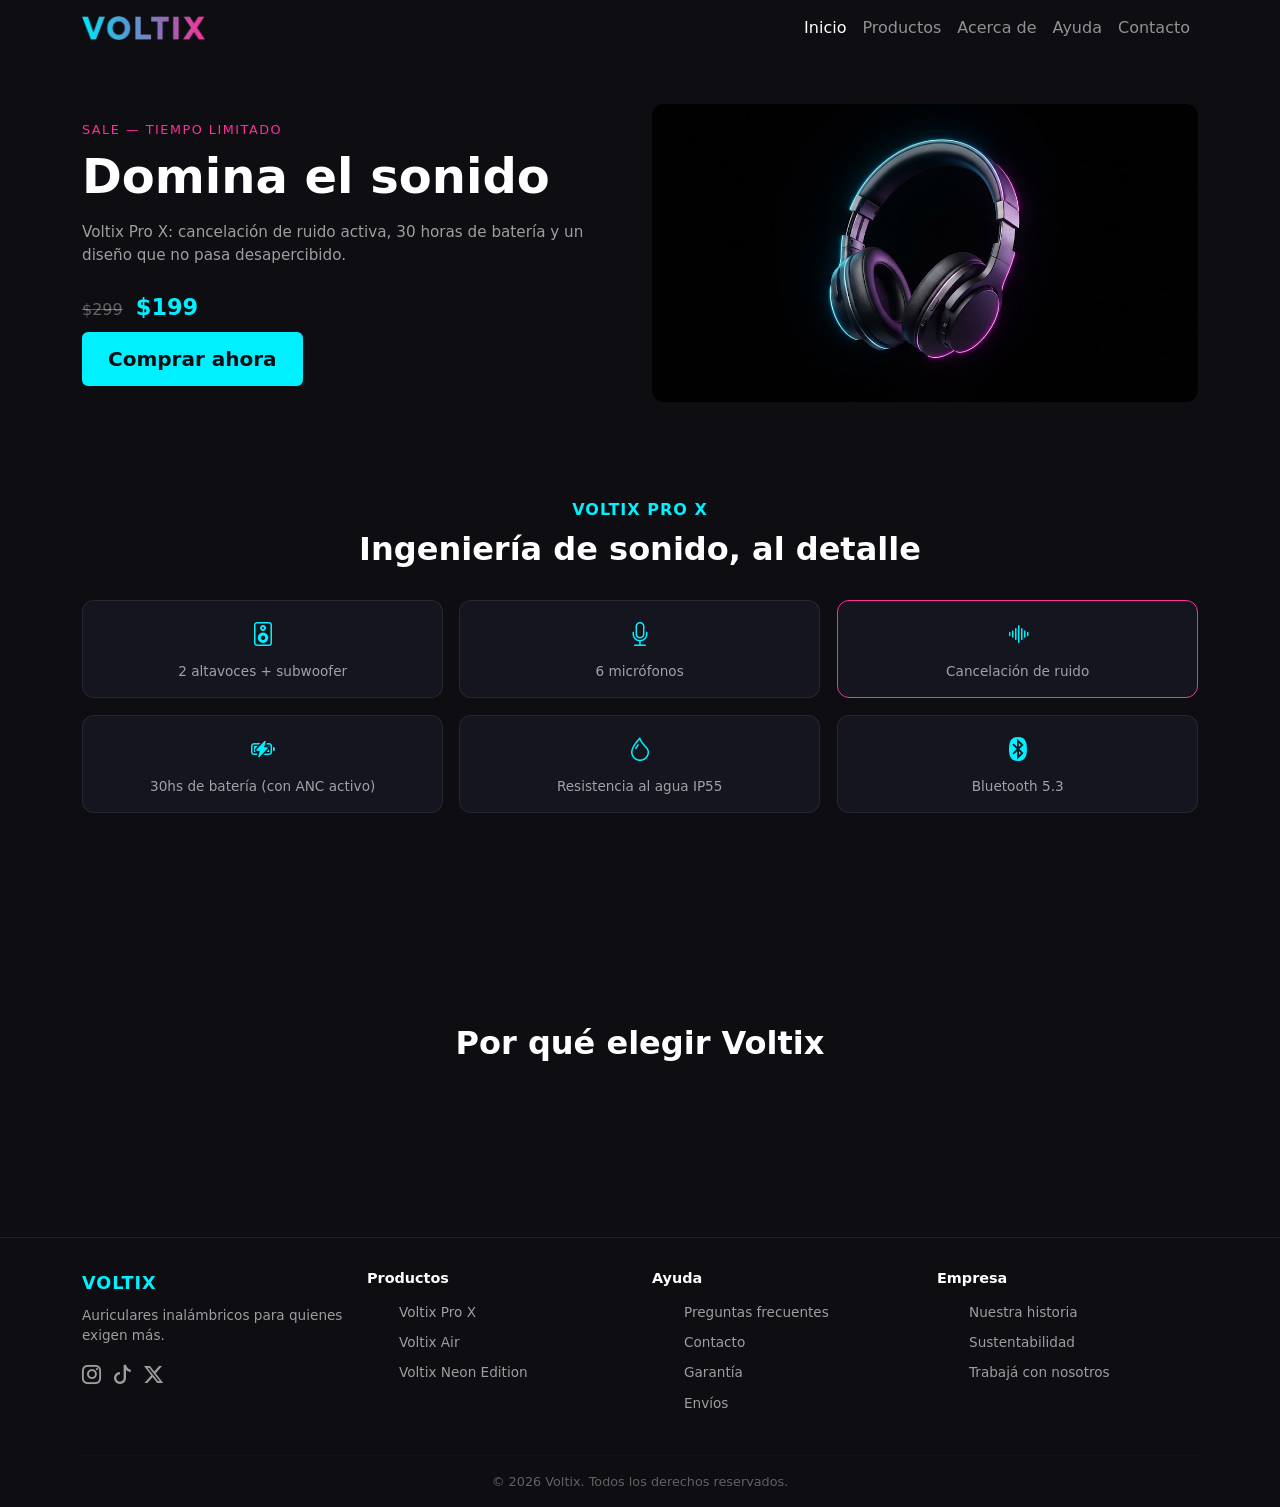
<file: index.html>
<!DOCTYPE html>
<html lang="es">

<head>
    <meta charset="UTF-8">
    <meta name="viewport" content="width=device-width, initial-scale=1.0">
    <!-- Bootstrap CSS -->
    <link href="https://cdn.jsdelivr.net/npm/bootstrap@5.3.8/dist/css/bootstrap.min.css" rel="stylesheet"
        integrity="sha384-sRIl4kxILFvY47J16cr9ZwB07vP4J8+LH7qKQnuqkuIAvNWLzeN8tE5YBujZqJLB" crossorigin="anonymous">

    <!-- Bootstrap Icons -->
    <link rel="stylesheet" href="https://cdn.jsdelivr.net/npm/bootstrap-icons@1.13.1/font/bootstrap-icons.min.css">

    <!-- AOS CSS -->
    <link href="https://unpkg.com/aos@2.3.1/dist/aos.css" rel="stylesheet">

    <!-- SEO -->
    <title>Voltix | Auriculares inalámbricos con cancelación de ruido</title>
    <meta name="description"
        content="Voltix Pro X: auriculares inalámbricos con cancelación de ruido activa, 30 horas de batería y diseño cyberpunk. Oferta por tiempo limitado.">
    <meta name="keywords"
        content="auriculares inalámbricos, cancelación de ruido, Voltix Pro X, bluetooth 5.3, auriculares gamer">

    <!--Google font-->
    <link rel="preconnect" href="https://fonts.googleapis.com">
    <link rel="preconnect" href="https://fonts.gstatic.com" crossorigin>
    <link href="https://fonts.googleapis.com/css2?family=Poppins:wght@400;500;600;700&display=swap" rel="stylesheet">

    <!-- CSS  -->
    <link rel="stylesheet" href="styles/styles.css">
</head>

<body>
    <!-- NAVBAR -->
    <header>
        <nav class="navbar navbar-expand-lg" data-bs-theme="dark">
            <div class="container">
                <a class="navbar-brand" href="index.html"> <img src="assets/img/voltix-logo.png" alt="Voltix"
                        height="24"></a>

                <button class="navbar-toggler" type="button" data-bs-toggle="collapse" data-bs-target="#navMenu"
                    aria-controls="navMenu" aria-expanded="false" aria-label="Abrir menú de navegación">
                    <span class="navbar-toggler-icon"></span>
                </button>

                <div class="collapse navbar-collapse" id="navMenu">
                    <ul class="navbar-nav ms-auto">
                        <li class="nav-item">
                            <a class="nav-link active" aria-current="page" href="index.html">Inicio</a>
                        </li>
                        <li class="nav-item">
                            <a class="nav-link" href="pages/productos.html">Productos</a>
                        </li>
                        <li class="nav-item">
                            <a class="nav-link" href="pages/acerca-de.html">Acerca de</a>
                        </li>
                        <li class="nav-item">
                            <a class="nav-link" href="pages/ayuda.html">Ayuda</a>
                        </li>
                        <li class="nav-item">
                            <a class="nav-link" href="pages/contacto.html">Contacto</a>
                        </li>
                    </ul>
                </div>
            </div>
        </nav>
    </header>


    <main>
        <!-- ===== PORTADA ===== -->
        <section class="portada">
            <div class="container">
                <div class="row align-items-center">
                    <div class="col-lg-6 text-center text-lg-start">
                        <p class="portada__etiqueta">Sale — Tiempo limitado</p>
                        <h1 class="portada__titulo">Domina el sonido</h1>
                        <p class="portada__texto">
                            Voltix Pro X: cancelación de ruido activa, 30 horas de batería y un diseño que no pasa
                            desapercibido.
                        </p>

                        <div class="portada__precio">
                            <span class="portada__precio-anterior">$299</span>
                            <span class="portada__precio-final">$199</span>
                        </div>

                        <a href="pages/productos.html" class="btn btn-neon btn-lg">Comprar ahora</a>
                    </div>

                    <div class="col-lg-6" data-aos="fade-left">
                        <img src="assets/img/Voltix-Pro-X-index.png"
                            alt="Auriculares inalámbricos Voltix Pro X con iluminación neón cian y magenta sobre fondo oscuro"
                            class="portada__imagen img-fluid">
                    </div>
                </div>
            </div>
        </section>

        <!-- ===== ESPECIFICACIONES PRO X ===== -->
        <section class="especificaciones">
            <div class="container">
                <p class="especificaciones__antetitulo">Voltix Pro X</p>
                <h2 class="titulo-seccion">Ingeniería de sonido, al detalle</h2>

                <div class="row g-3">

                    <div class="col-6 col-md-4" data-aos="flip-left">
                        <article class="tarjeta-especificacion">
                            <i class="bi bi-speaker tarjeta-especificacion__icono"></i>
                            <p class="tarjeta-especificacion__texto">2 altavoces + subwoofer</p>
                        </article>
                    </div>

                    <div class="col-6 col-md-4" data-aos="flip-left">
                        <article class="tarjeta-especificacion">
                            <i class="bi bi-mic tarjeta-especificacion__icono"></i>
                            <p class="tarjeta-especificacion__texto">6 micrófonos</p>
                        </article>
                    </div>

                    <div class="col-6 col-md-4" data-aos="flip-left">
                        <article class="tarjeta-especificacion tarjeta-especificacion--acento">
                            <i class="bi bi-soundwave tarjeta-especificacion__icono"></i>
                            <p class="tarjeta-especificacion__texto">Cancelación de ruido</p>
                        </article>
                    </div>

                    <div class="col-6 col-md-4" data-aos="flip-left">
                        <article class="tarjeta-especificacion">
                            <i class="bi bi-battery-charging tarjeta-especificacion__icono"></i>
                            <p class="tarjeta-especificacion__texto">30hs de batería (con ANC activo)</p>
                        </article>
                    </div>

                    <div class="col-6 col-md-4" data-aos="flip-left">
                        <article class="tarjeta-especificacion">
                            <i class="bi bi-droplet tarjeta-especificacion__icono"></i>
                            <p class="tarjeta-especificacion__texto">Resistencia al agua IP55</p>
                        </article>
                    </div>

                    <div class="col-6 col-md-4" data-aos="flip-left">
                        <article class="tarjeta-especificacion">
                            <i class="bi bi-bluetooth tarjeta-especificacion__icono"></i>
                            <p class="tarjeta-especificacion__texto">Bluetooth 5.3</p>
                        </article>
                    </div>

                    <div class="col-6 col-md-4" data-aos="flip-left">
                        <article class="tarjeta-especificacion tarjeta-especificacion--acento">
                            <i class="bi bi-cpu tarjeta-especificacion__icono"></i>
                            <p class="tarjeta-especificacion__texto">Mejora del habla con IA</p>
                        </article>
                    </div>

                    <div class="col-6 col-md-4" data-aos="flip-left">
                        <article class="tarjeta-especificacion">
                            <i class="bi bi-palette tarjeta-especificacion__icono"></i>
                            <p class="tarjeta-especificacion__texto">Disponible en 2 colores</p>
                        </article>
                    </div>

                </div>
            </div>
        </section>


        <!-- ===== POR QUÉ VOLTIX ===== -->
        <section class="caracteristicas">
            <div class="container">
                <h2 class="titulo-seccion">Por qué elegir Voltix</h2>

                <div class="row g-3">

                    <div class="col-6 col-md-3" data-aos="flip-left">
                        <article class="tarjeta-caracteristica">
                            <i class="bi bi-battery-full tarjeta-caracteristica__icono"></i>
                            <h3 class="tarjeta-caracteristica__titulo">Batería de larga duración</h3>
                        </article>
                    </div>

                    <div class="col-6 col-md-3" data-aos="flip-left">
                        <article class="tarjeta-caracteristica">
                            <i class="bi bi-soundwave tarjeta-caracteristica__icono"></i>
                            <h3 class="tarjeta-caracteristica__titulo">Cancelación de ruido</h3>
                        </article>
                    </div>

                    <div class="col-6 col-md-3" data-aos="flip-left">
                        <article class="tarjeta-caracteristica tarjeta-caracteristica--acento">
                            <i class="bi bi-lightning-charge-fill tarjeta-caracteristica__icono"></i>
                            <h3 class="tarjeta-caracteristica__titulo">Modo turbo</h3>
                        </article>
                    </div>

                    <div class="col-6 col-md-3" data-aos="flip-left">
                        <article class="tarjeta-caracteristica">
                            <i class="bi bi-bluetooth tarjeta-caracteristica__icono"></i>
                            <h3 class="tarjeta-caracteristica__titulo">Bluetooth 5.3</h3>
                        </article>
                    </div>

                </div>
            </div>
        </section>

    </main>
    <!-- ===== FOOTER ===== -->
    <footer class="pie-pagina">
        <div class="container">
            <div class="row g-4">

                <div class="col-md-3">
                    <p class="pie-pagina__marca">VOLTIX</p>
                    <p class="pie-pagina__texto">Auriculares inalámbricos para quienes exigen más.</p>
                    <div class="pie-pagina__redes">
                        <a href="#"><i class="bi bi-instagram"></i></a>
                        <a href="#"><i class="bi bi-tiktok"></i></a>
                        <a href="#"><i class="bi bi-twitter-x"></i></a>
                    </div>
                </div>

                <div class="col-md-3">
                    <h3 class="pie-pagina__titulo">Productos</h3>
                    <ul class="pie-pagina__enlaces">
                        <li><a href="pages/productos.html">Voltix Pro X</a></li>
                        <li><a href="pages/productos.html">Voltix Air</a></li>
                        <li><a href="pages/productos.html">Voltix Neon Edition</a></li>
                    </ul>
                </div>

                <div class="col-md-3">
                    <h3 class="pie-pagina__titulo">Ayuda</h3>
                    <ul class="pie-pagina__enlaces">
                        <li><a href="pages/ayuda.html">Preguntas frecuentes</a></li>
                        <li><a href="pages/contacto.html">Contacto</a></li>
                        <li><a href="pages/ayuda.html">Garantía</a></li>
                        <li><a href="pages/ayuda.html">Envíos</a></li>
                    </ul>
                </div>

                <div class="col-md-3">
                    <h3 class="pie-pagina__titulo">Empresa</h3>
                    <ul class="pie-pagina__enlaces">
                        <li><a href="pages/acerca-de.html">Nuestra historia</a></li>
                        <li><a href="pages/acerca-de.html">Sustentabilidad</a></li>
                        <li><a href="pages/acerca-de.html">Trabajá con nosotros</a></li>
                    </ul>
                </div>

            </div>

            <hr class="pie-pagina__divisor">
            <p class="pie-pagina__copyright">© 2026 Voltix. Todos los derechos reservados.</p>
        </div>
    </footer>

    <!-- Bootstrap JS -->
    <script src="https://cdn.jsdelivr.net/npm/bootstrap@5.3.8/dist/js/bootstrap.bundle.min.js"
        integrity="sha384-FKyoEForCGlyvwx9Hj09JcYn3nv7wiPVlz7YYwJrWVcXK/BmnVDxM+D2scQbITxI"
        crossorigin="anonymous"></script>
    <!-- AOS JS -->
    <script src="https://unpkg.com/aos@2.3.1/dist/aos.js"></script>
    <script>
        AOS.init();
    </script>
</body>

</html>
</file>
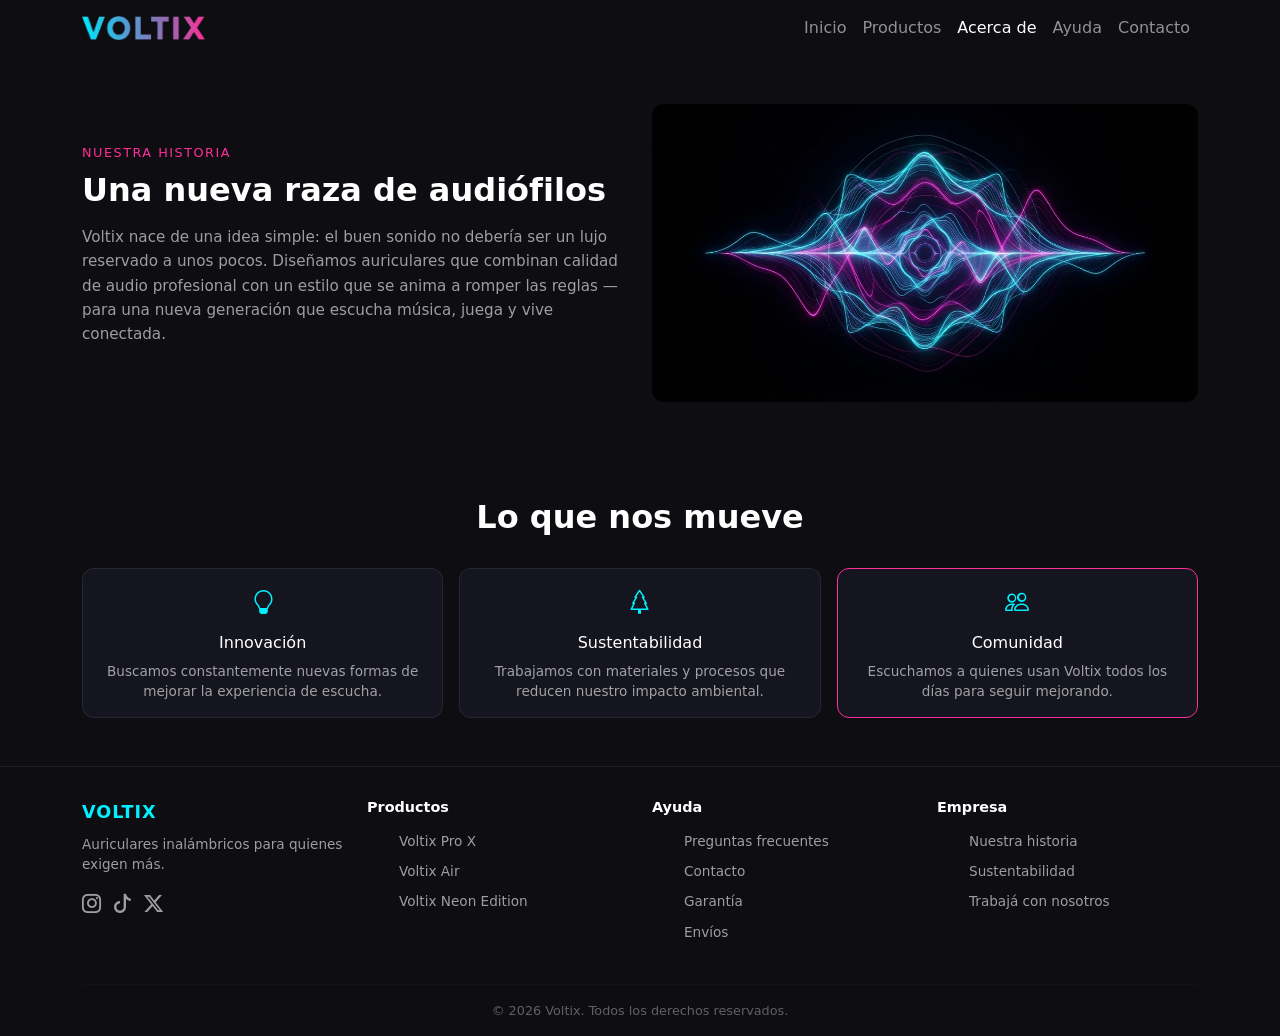
<file: pages/acerca-de.html>
<!DOCTYPE html>
<html lang="es">

<head>
    <meta charset="UTF-8">
    <meta name="viewport" content="width=device-width, initial-scale=1.0">
    <!-- Bootstrap CSS -->
    <link href="https://cdn.jsdelivr.net/npm/bootstrap@5.3.8/dist/css/bootstrap.min.css" rel="stylesheet"
        integrity="sha384-sRIl4kxILFvY47J16cr9ZwB07vP4J8+LH7qKQnuqkuIAvNWLzeN8tE5YBujZqJLB" crossorigin="anonymous">

    <!-- Bootstrap Icons -->
    <link rel="stylesheet" href="https://cdn.jsdelivr.net/npm/bootstrap-icons@1.13.1/font/bootstrap-icons.min.css">

    <!-- AOS CSS -->
    <link href="https://unpkg.com/aos@2.3.1/dist/aos.css" rel="stylesheet">

    <!-- SEO -->
    <title>Voltix | Nuestra historia</title>
    <meta name="description"
        content="Conocé la historia de Voltix, nuestros valores y qué nos impulsa a crear auriculares para la próxima generación.">
    <meta name="keywords" content="historia Voltix, valores de marca, sustentabilidad, innovación, auriculares">

    <!--Google font-->
    <link rel="preconnect" href="https://fonts.googleapis.com">
    <link rel="preconnect" href="https://fonts.gstatic.com" crossorigin>
    <link href="https://fonts.googleapis.com/css2?family=Poppins:wght@400;500;600;700&display=swap" rel="stylesheet">

    <!-- CSS  -->
    <link rel="stylesheet" href="../styles/styles.css">
</head>

<body>

    <!-- ===== HEADER / NAVBAR ===== -->
    <header>
        <nav class="navbar navbar-expand-lg" data-bs-theme="dark">
            <div class="container">
                <a class="navbar-brand" href="../index.html"><img src="../assets/img/voltix-logo.png" alt="Voltix"
                        height="24"></a>

                <button class="navbar-toggler" type="button" data-bs-toggle="collapse" data-bs-target="#navMenu"
                    aria-controls="navMenu" aria-expanded="false" aria-label="Abrir menú de navegación">
                    <span class="navbar-toggler-icon"></span>
                </button>

                <div class="collapse navbar-collapse" id="navMenu">
                    <ul class="navbar-nav ms-auto">
                        <li class="nav-item">
                            <a class="nav-link" href="../index.html">Inicio</a>
                        </li>
                        <li class="nav-item">
                            <a class="nav-link" href="productos.html">Productos</a>
                        </li>
                        <li class="nav-item">
                            <a class="nav-link active" aria-current="page" href="acerca-de.html">Acerca de</a>
                        </li>
                        <li class="nav-item">
                            <a class="nav-link" href="ayuda.html">Ayuda</a>
                        </li>
                        <li class="nav-item">
                            <a class="nav-link" href="contacto.html">Contacto</a>
                        </li>
                    </ul>
                </div>
            </div>
        </nav>
    </header>

    <main>

        <!-- ===== NUESTRA HISTORIA ===== -->
        <section class="historia">
            <div class="container">
                <div class="row align-items-center g-4">
                    <div class="col-lg-6">
                        <p class="historia__antetitulo">Nuestra historia</p>
                        <h1 class="historia__titulo">Una nueva raza de audiófilos</h1>
                        <p class="historia__texto">
                            Voltix nace de una idea simple: el buen sonido no debería ser un lujo reservado a unos
                            pocos.
                            Diseñamos auriculares que combinan calidad de audio profesional con un estilo que se anima a
                            romper las reglas — para una nueva generación que escucha música, juega y vive conectada.
                        </p>
                    </div>
                    <div class="col-lg-6" data-aos="fade-left">
                        <img src="../assets/img/ondas-de-sonido.png"
                            alt="Ondas de sonido abstractas en cian y magenta representando la identidad Voltix"
                            class="historia__imagen img-fluid">
                    </div>
                </div>
            </div>
        </section>

        <!-- ===== NUESTROS VALORES ===== -->
        <section class="valores">
            <div class="container">
                <h2 class="titulo-seccion">Lo que nos mueve</h2>

                <div class="row g-3">

                    <div class="col-md-4" data-aos="fade-up" data-aos-delay="0">
                        <article class="tarjeta-valor">
                            <i class="bi bi-lightbulb tarjeta-valor__icono"></i>
                            <h3 class="tarjeta-valor__titulo">Innovación</h3>
                            <p class="tarjeta-valor__texto">Buscamos constantemente nuevas formas de mejorar la
                                experiencia de escucha.</p>
                        </article>
                    </div>

                    <div class="col-md-4" data-aos="fade-up" data-aos-delay="150">
                        <article class="tarjeta-valor">
                            <i class="bi bi-tree tarjeta-valor__icono"></i>
                            <h3 class="tarjeta-valor__titulo">Sustentabilidad</h3>
                            <p class="tarjeta-valor__texto">Trabajamos con materiales y procesos que reducen nuestro
                                impacto ambiental.</p>
                        </article>
                    </div>

                    <div class="col-md-4" data-aos="fade-up" data-aos-delay="300">
                        <article class="tarjeta-valor tarjeta-valor--acento">
                            <i class="bi bi-people tarjeta-valor__icono"></i>
                            <h3 class="tarjeta-valor__titulo">Comunidad</h3>
                            <p class="tarjeta-valor__texto">Escuchamos a quienes usan Voltix todos los días para seguir
                                mejorando.</p>
                        </article>
                    </div>

                </div>
            </div>
        </section>

    </main>

    <!-- ===== FOOTER ===== -->
    <footer class="pie-pagina">
        <div class="container">
            <div class="row g-4">

                <div class="col-md-3">
                    <p class="pie-pagina__marca">VOLTIX</p>
                    <p class="pie-pagina__texto">Auriculares inalámbricos para quienes exigen más.</p>
                    <div class="pie-pagina__redes">
                        <a href="#"><i class="bi bi-instagram"></i></a>
                        <a href="#"><i class="bi bi-tiktok"></i></a>
                        <a href="#"><i class="bi bi-twitter-x"></i></a>
                    </div>
                </div>

                <div class="col-md-3">
                    <h3 class="pie-pagina__titulo">Productos</h3>
                    <ul class="pie-pagina__enlaces">
                        <li><a href="productos.html">Voltix Pro X</a></li>
                        <li><a href="productos.html">Voltix Air</a></li>
                        <li><a href="productos.html">Voltix Neon Edition</a></li>
                    </ul>
                </div>

                <div class="col-md-3">
                    <h3 class="pie-pagina__titulo">Ayuda</h3>
                    <ul class="pie-pagina__enlaces">
                        <li><a href="ayuda.html">Preguntas frecuentes</a></li>
                        <li><a href="contacto.html">Contacto</a></li>
                        <li><a href="ayuda.html">Garantía</a></li>
                        <li><a href="ayuda.html">Envíos</a></li>
                    </ul>
                </div>

                <div class="col-md-3">
                    <h3 class="pie-pagina__titulo">Empresa</h3>
                    <ul class="pie-pagina__enlaces">
                        <li><a href="acerca-de.html">Nuestra historia</a></li>
                        <li><a href="acerca-de.html">Sustentabilidad</a></li>
                        <li><a href="acerca-de.html">Trabajá con nosotros</a></li>
                    </ul>
                </div>

            </div>

            <hr class="pie-pagina__divisor">
            <p class="pie-pagina__copyright">© 2026 Voltix. Todos los derechos reservados.</p>
        </div>
    </footer>

    <!-- Bootstrap JS -->
    <script src="https://cdn.jsdelivr.net/npm/bootstrap@5.3.8/dist/js/bootstrap.bundle.min.js"
        integrity="sha384-FKyoEForCGlyvwx9Hj09JcYn3nv7wiPVlz7YYwJrWVcXK/BmnVDxM+D2scQbITxI"
        crossorigin="anonymous"></script>

    <!-- AOS JS -->
    <script src="https://unpkg.com/aos@2.3.1/dist/aos.js"></script>
    <script>
        AOS.init();
    </script>
</body>

</html>
</file>
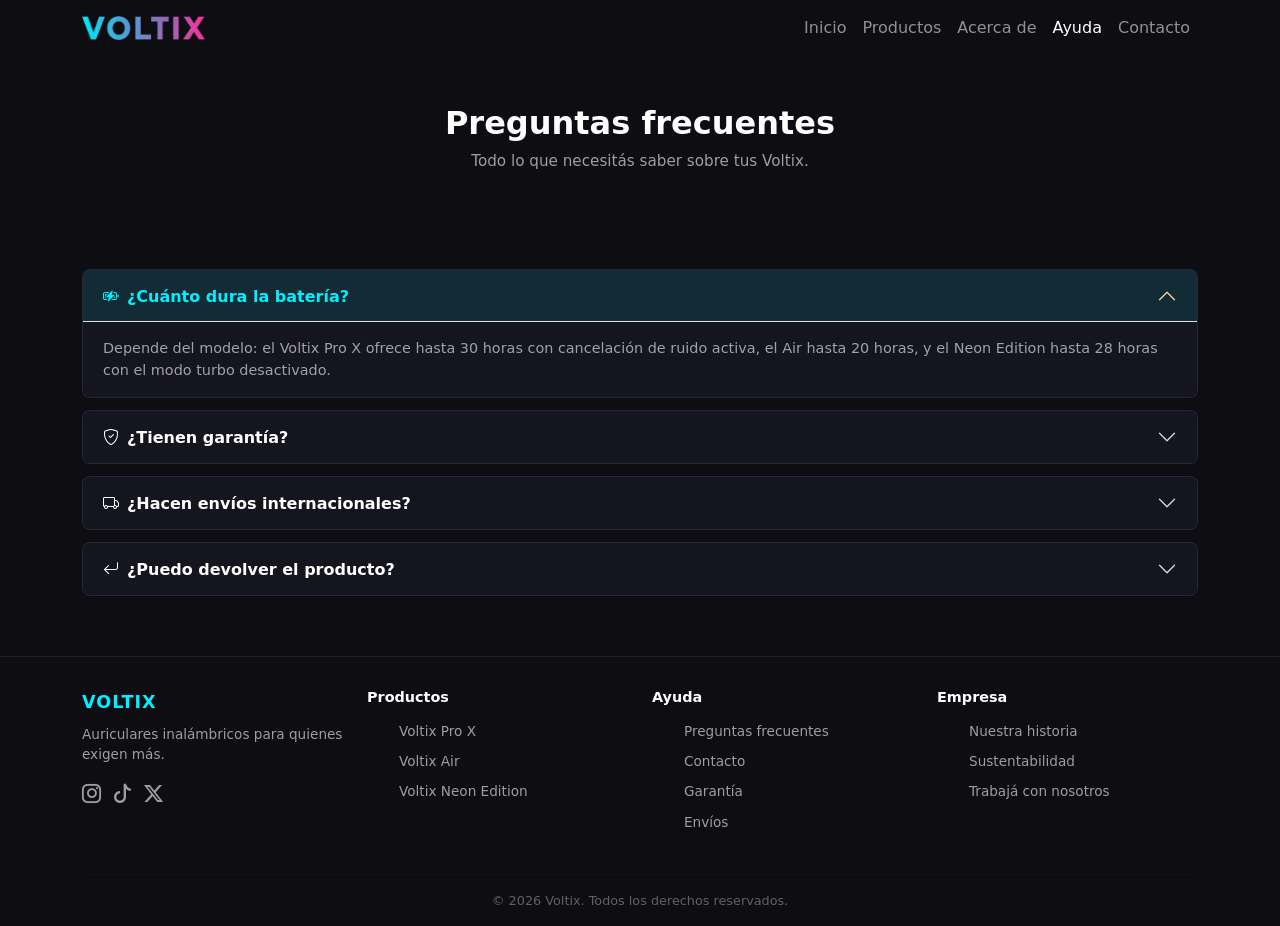
<file: pages/ayuda.html>
<!DOCTYPE html>
<html lang="es">

<head>
    <meta charset="UTF-8">
    <meta name="viewport" content="width=device-width, initial-scale=1.0">
    <!-- Bootstrap CSS -->
    <link href="https://cdn.jsdelivr.net/npm/bootstrap@5.3.8/dist/css/bootstrap.min.css" rel="stylesheet"
        integrity="sha384-sRIl4kxILFvY47J16cr9ZwB07vP4J8+LH7qKQnuqkuIAvNWLzeN8tE5YBujZqJLB" crossorigin="anonymous">

    <!-- Bootstrap Icons -->
    <link rel="stylesheet" href="https://cdn.jsdelivr.net/npm/bootstrap-icons@1.13.1/font/bootstrap-icons.min.css">

    <!-- AOS CSS -->
    <link href="https://unpkg.com/aos@2.3.1/dist/aos.css" rel="stylesheet">

    <!-- SEO -->
    <title>Voltix | Preguntas frecuentes</title>
    <meta name="description"
        content="Respuestas a las preguntas más frecuentes sobre batería, garantía, envíos y devoluciones de los productos Voltix.">
    <meta name="keywords" content="preguntas frecuentes, garantía Voltix, envíos, devoluciones, soporte auriculares">

    <!--Google font-->
    <link rel="preconnect" href="https://fonts.googleapis.com">
    <link rel="preconnect" href="https://fonts.gstatic.com" crossorigin>
    <link href="https://fonts.googleapis.com/css2?family=Poppins:wght@400;500;600;700&display=swap" rel="stylesheet">

    <!-- CSS  -->
    <link rel="stylesheet" href="../styles/styles.css">
</head>

<body>
    <!-- ===== HEADER / NAVBAR ===== -->
    <header>
        <nav class="navbar navbar-expand-lg" data-bs-theme="dark">
            <div class="container">
                <a class="navbar-brand" href="../index.html"><img src="../assets/img/voltix-logo.png" alt="Voltix"
                        height="24"></a>

                <button class="navbar-toggler" type="button" data-bs-toggle="collapse" data-bs-target="#navMenu"
                    aria-controls="navMenu" aria-expanded="false" aria-label="Abrir menú de navegación">
                    <span class="navbar-toggler-icon"></span>
                </button>

                <div class="collapse navbar-collapse" id="navMenu">
                    <ul class="navbar-nav ms-auto">
                        <li class="nav-item">
                            <a class="nav-link" href="../index.html">Inicio</a>
                        </li>
                        <li class="nav-item">
                            <a class="nav-link" href="productos.html">Productos</a>
                        </li>
                        <li class="nav-item">
                            <a class="nav-link" href="acerca-de.html">Acerca de</a>
                        </li>
                        <li class="nav-item">
                            <a class="nav-link active" aria-current="page" href="ayuda.html">Ayuda</a>
                        </li>
                        <li class="nav-item">
                            <a class="nav-link" href="contacto.html">Contacto</a>
                        </li>
                    </ul>
                </div>
            </div>
        </nav>
    </header>

    <main>

        <!-- ===== ENCABEZADO ===== -->
        <section class="encabezado-pagina">
            <div class="container text-center">
                <h1 class="encabezado-pagina__titulo">Preguntas frecuentes</h1>
                <p class="encabezado-pagina__texto">Todo lo que necesitás saber sobre tus Voltix.</p>
            </div>
        </section>

        <!-- ===== ACORDEÓN DE AYUDA ===== -->
        <section class="preguntas-frecuentes">
            <div class="container">
                <div class="accordion" id="faqAccordion">

                    <div class="accordion-item" data-aos="fade-up">
                        <h2 class="accordion-header" id="faqHeadingBattery">
                            <button class="accordion-button" type="button" data-bs-toggle="collapse"
                                data-bs-target="#faqBattery" aria-expanded="true" aria-controls="faqBattery">
                                <i class="bi bi-battery-charging me-2"></i> ¿Cuánto dura la batería?
                            </button>
                        </h2>
                        <div id="faqBattery" class="accordion-collapse collapse show"
                            aria-labelledby="faqHeadingBattery" data-bs-parent="#faqAccordion">
                            <div class="accordion-body">
                                Depende del modelo: el Voltix Pro X ofrece hasta 30 horas con cancelación de ruido
                                activa,
                                el Air hasta 20 horas, y el Neon Edition hasta 28 horas con el modo turbo desactivado.
                            </div>
                        </div>
                    </div>

                    <div class="accordion-item" data-aos="fade-up">
                        <h2 class="accordion-header" id="faqHeadingWarranty">
                            <button class="accordion-button collapsed" type="button" data-bs-toggle="collapse"
                                data-bs-target="#faqWarranty" aria-expanded="false" aria-controls="faqWarranty">
                                <i class="bi bi-shield-check me-2"></i> ¿Tienen garantía?
                            </button>
                        </h2>
                        <div id="faqWarranty" class="accordion-collapse collapse" aria-labelledby="faqHeadingWarranty"
                            data-bs-parent="#faqAccordion">
                            <div class="accordion-body">
                                Sí, todos los modelos Voltix incluyen 12 meses de garantía por defectos de fabricación
                                desde la fecha de compra.
                            </div>
                        </div>
                    </div>

                    <div class="accordion-item" data-aos="fade-up">
                        <h2 class="accordion-header" id="faqHeadingShipping">
                            <button class="accordion-button collapsed" type="button" data-bs-toggle="collapse"
                                data-bs-target="#faqShipping" aria-expanded="false" aria-controls="faqShipping">
                                <i class="bi bi-truck me-2"></i> ¿Hacen envíos internacionales?
                            </button>
                        </h2>
                        <div id="faqShipping" class="accordion-collapse collapse" aria-labelledby="faqHeadingShipping"
                            data-bs-parent="#faqAccordion">
                            <div class="accordion-body">
                                Por el momento realizamos envíos dentro del país. Estamos trabajando para sumar
                                envíos internacionales próximamente.
                            </div>
                        </div>
                    </div>

                    <div class="accordion-item" data-aos="fade-up">
                        <h2 class="accordion-header" id="faqHeadingReturns">
                            <button class="accordion-button collapsed" type="button" data-bs-toggle="collapse"
                                data-bs-target="#faqReturns" aria-expanded="false" aria-controls="faqReturns">
                                <i class="bi bi-arrow-return-left me-2"></i> ¿Puedo devolver el producto?
                            </button>
                        </h2>
                        <div id="faqReturns" class="accordion-collapse collapse" aria-labelledby="faqHeadingReturns"
                            data-bs-parent="#faqAccordion">
                            <div class="accordion-body">
                                Sí, contás con 30 días desde la recepción del pedido para solicitar una devolución,
                                siempre que el producto esté en su empaque original.
                            </div>
                        </div>
                    </div>

                </div>
            </div>
        </section>

    </main>

    <!-- ===== FOOTER ===== -->
    <footer class="pie-pagina">
        <div class="container">
            <div class="row g-4">

                <div class="col-md-3">
                    <p class="pie-pagina__marca">VOLTIX</p>
                    <p class="pie-pagina__texto">Auriculares inalámbricos para quienes exigen más.</p>
                    <div class="pie-pagina__redes">
                        <a href="#"><i class="bi bi-instagram"></i></a>
                        <a href="#"><i class="bi bi-tiktok"></i></a>
                        <a href="#"><i class="bi bi-twitter-x"></i></a>
                    </div>
                </div>

                <div class="col-md-3">
                    <h3 class="pie-pagina__titulo">Productos</h3>
                    <ul class="pie-pagina__enlaces">
                        <li><a href="productos.html">Voltix Pro X</a></li>
                        <li><a href="productos.html">Voltix Air</a></li>
                        <li><a href="productos.html">Voltix Neon Edition</a></li>
                    </ul>
                </div>

                <div class="col-md-3">
                    <h3 class="pie-pagina__titulo">Ayuda</h3>
                    <ul class="pie-pagina__enlaces">
                        <li><a href="ayuda.html">Preguntas frecuentes</a></li>
                        <li><a href="contacto.html">Contacto</a></li>
                        <li><a href="ayuda.html">Garantía</a></li>
                        <li><a href="ayuda.html">Envíos</a></li>
                    </ul>
                </div>

                <div class="col-md-3">
                    <h3 class="pie-pagina__titulo">Empresa</h3>
                    <ul class="pie-pagina__enlaces">
                        <li><a href="acerca-de.html">Nuestra historia</a></li>
                        <li><a href="acerca-de.html">Sustentabilidad</a></li>
                        <li><a href="acerca-de.html">Trabajá con nosotros</a></li>
                    </ul>
                </div>

            </div>

            <hr class="pie-pagina__divisor">
            <p class="pie-pagina__copyright">© 2026 Voltix. Todos los derechos reservados.</p>
        </div>
    </footer>



    <!-- Bootstrap JS -->
    <script src="https://cdn.jsdelivr.net/npm/bootstrap@5.3.8/dist/js/bootstrap.bundle.min.js"
        integrity="sha384-FKyoEForCGlyvwx9Hj09JcYn3nv7wiPVlz7YYwJrWVcXK/BmnVDxM+D2scQbITxI"
        crossorigin="anonymous"></script>

    <!-- AOS JS -->
    <script src="https://unpkg.com/aos@2.3.1/dist/aos.js"></script>
    <script>
        AOS.init();
    </script>
</body>

</html>
</file>
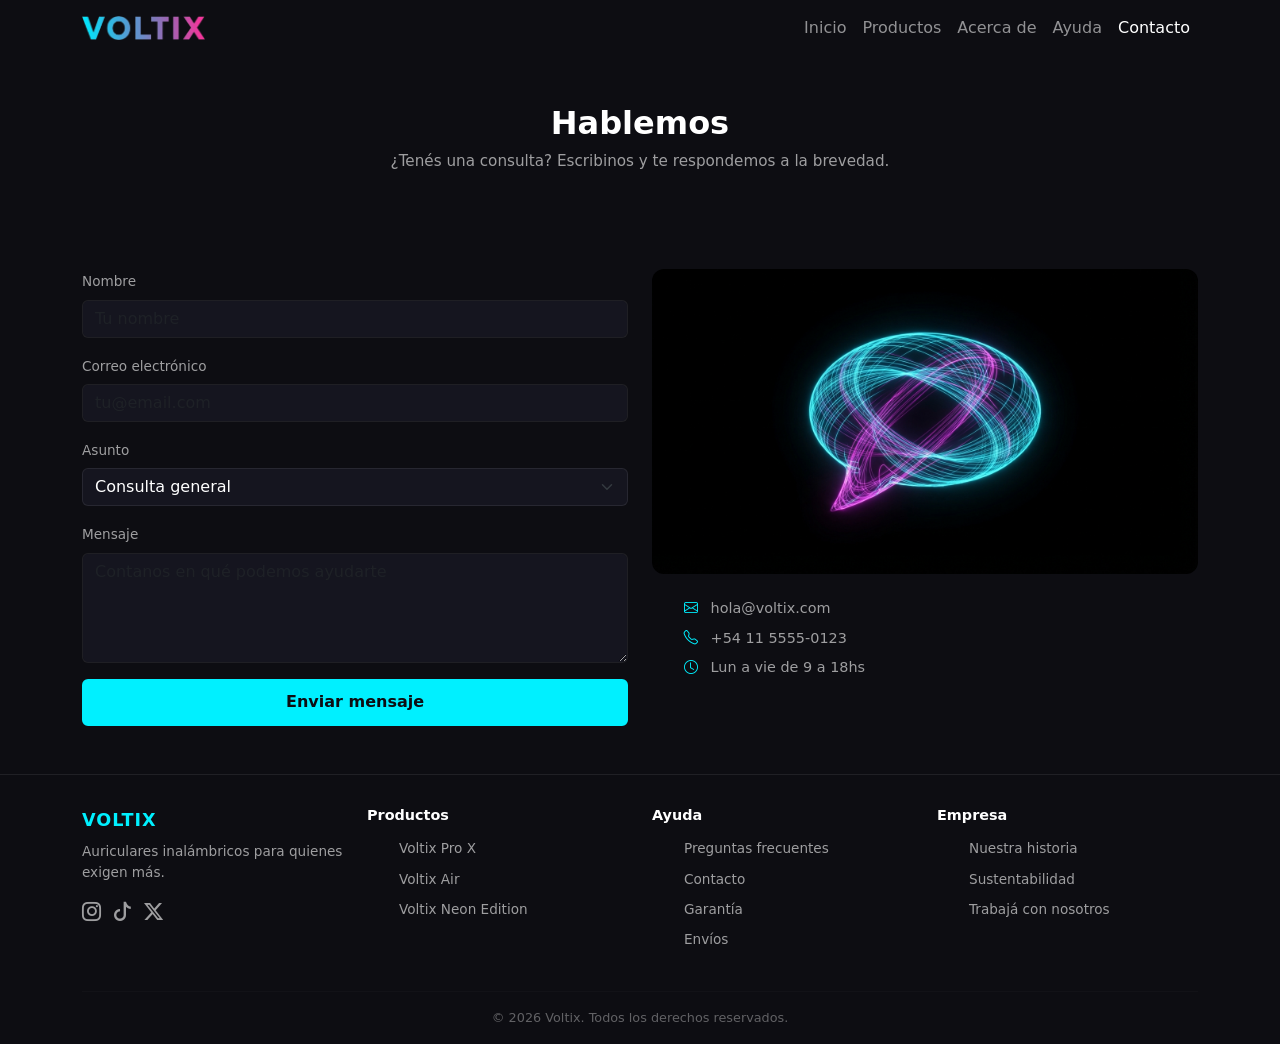
<file: pages/contacto.html>
<!DOCTYPE html>
<html lang="es">

<head>
    <meta charset="UTF-8">
    <meta name="viewport" content="width=device-width, initial-scale=1.0">
    <!-- Bootstrap CSS -->
    <link href="https://cdn.jsdelivr.net/npm/bootstrap@5.3.8/dist/css/bootstrap.min.css" rel="stylesheet"
        integrity="sha384-sRIl4kxILFvY47J16cr9ZwB07vP4J8+LH7qKQnuqkuIAvNWLzeN8tE5YBujZqJLB" crossorigin="anonymous">

    <!-- Bootstrap Icons -->
    <link rel="stylesheet" href="https://cdn.jsdelivr.net/npm/bootstrap-icons@1.13.1/font/bootstrap-icons.min.css">

    <!-- AOS CSS -->
    <link href="https://unpkg.com/aos@2.3.1/dist/aos.css" rel="stylesheet">

    <!-- SEO -->
    <title>Voltix | Contacto</title>
    <meta name="description"
        content="Contactate con el equipo de Voltix para consultas, soporte técnico o información sobre nuestros productos.">
    <meta name="keywords" content="contacto Voltix, soporte técnico, atención al cliente, auriculares">

    <!--Google font-->
    <link rel="preconnect" href="https://fonts.googleapis.com">
    <link rel="preconnect" href="https://fonts.gstatic.com" crossorigin>
    <link href="https://fonts.googleapis.com/css2?family=Poppins:wght@400;500;600;700&display=swap" rel="stylesheet">

    <!-- CSS  -->
    <link rel="stylesheet" href="../styles/styles.css">
</head>

<body>
    <!-- ===== HEADER / NAVBAR ===== -->
    <header>
        <nav class="navbar navbar-expand-lg" data-bs-theme="dark">
            <div class="container">
                <a class="navbar-brand" href="../index.html"><img src="../assets/img/voltix-logo.png" alt="Voltix"
                        height="24"></a>

                <button class="navbar-toggler" type="button" data-bs-toggle="collapse" data-bs-target="#navMenu"
                    aria-controls="navMenu" aria-expanded="false" aria-label="Abrir menú de navegación">
                    <span class="navbar-toggler-icon"></span>
                </button>

                <div class="collapse navbar-collapse" id="navMenu">
                    <ul class="navbar-nav ms-auto">
                        <li class="nav-item">
                            <a class="nav-link" href="../index.html">Inicio</a>
                        </li>
                        <li class="nav-item">
                            <a class="nav-link" href="productos.html">Productos</a>
                        </li>
                        <li class="nav-item">
                            <a class="nav-link" href="acerca-de.html">Acerca de</a>
                        </li>
                        <li class="nav-item">
                            <a class="nav-link" href="ayuda.html">Ayuda</a>
                        </li>
                        <li class="nav-item">
                            <a class="nav-link active" aria-current="page" href="contacto.html">Contacto</a>
                        </li>
                    </ul>
                </div>
            </div>
        </nav>
    </header>

    <main>

        <!-- ===== ENCABEZADO ===== -->
        <section class="encabezado-pagina">
            <div class="container text-center">
                <h1 class="encabezado-pagina__titulo">Hablemos</h1>
                <p class="encabezado-pagina__texto">¿Tenés una consulta? Escribinos y te respondemos a la brevedad.</p>
            </div>
        </section>

        <!-- ===== FORMULARIO + INFO ===== -->
        <section class="contacto-seccion">
            <div class="container">
                <div class="row g-4">

                    <div class="col-lg-6">
                        <form class="contacto__formulario" novalidate data-aos="fade-right">

                            <div class="mb-3">
                                <label for="contactName" class="form-label">Nombre</label>
                                <input type="text" class="form-control" id="contactName" name="name"
                                    placeholder="Tu nombre" required>
                            </div>

                            <div class="mb-3">
                                <label for="contactEmail" class="form-label">Correo electrónico</label>
                                <input type="email" class="form-control" id="contactEmail" name="email"
                                    placeholder="tu@email.com" required>
                            </div>

                            <div class="mb-3">
                                <label for="contactSubject" class="form-label">Asunto</label>
                                <select class="form-select" id="contactSubject" name="subject">
                                    <option selected>Consulta general</option>
                                    <option>Soporte técnico</option>
                                    <option>Garantía</option>
                                    <option>Otro</option>
                                </select>
                            </div>

                            <div class="mb-3">
                                <label for="contactMessage" class="form-label">Mensaje</label>
                                <textarea class="form-control" id="contactMessage" name="message" rows="4"
                                    placeholder="Contanos en qué podemos ayudarte" required></textarea>
                            </div>

                            <button type="submit" class="btn btn-neon w-100">Enviar mensaje</button>
                        </form>
                    </div>

                    <div class="col-lg-6" data-aos="fade-left">
                        <img src="../assets/img/contacto-imagen.png" alt="Ondas de sonido abstractas en cian y magenta"
                            class="contacto__imagen img-fluid">
                        <ul class="contacto__info">
                            <li><i class="bi bi-envelope"></i> hola@voltix.com</li>
                            <li><i class="bi bi-telephone"></i> +54 11 5555-0123</li>
                            <li><i class="bi bi-clock"></i> Lun a vie de 9 a 18hs</li>
                        </ul>
                    </div>


                </div>

            </div>
            </div>
        </section>

    </main>

    <!-- ===== FOOTER ===== -->
    <footer class="pie-pagina">
        <div class="container">
            <div class="row g-4">

                <div class="col-md-3">
                    <p class="pie-pagina__marca">VOLTIX</p>
                    <p class="pie-pagina__texto">Auriculares inalámbricos para quienes exigen más.</p>
                    <div class="pie-pagina__redes">
                        <a href="#"><i class="bi bi-instagram"></i></a>
                        <a href="#"><i class="bi bi-tiktok"></i></a>
                        <a href="#"><i class="bi bi-twitter-x"></i></a>
                    </div>
                </div>

                <div class="col-md-3">
                    <h3 class="pie-pagina__titulo">Productos</h3>
                    <ul class="pie-pagina__enlaces">
                        <li><a href="productos.html">Voltix Pro X</a></li>
                        <li><a href="productos.html">Voltix Air</a></li>
                        <li><a href="productos.html">Voltix Neon Edition</a></li>
                    </ul>
                </div>

                <div class="col-md-3">
                    <h3 class="pie-pagina__titulo">Ayuda</h3>
                    <ul class="pie-pagina__enlaces">
                        <li><a href="ayuda.html">Preguntas frecuentes</a></li>
                        <li><a href="contacto.html">Contacto</a></li>
                        <li><a href="ayuda.html">Garantía</a></li>
                        <li><a href="ayuda.html">Envíos</a></li>
                    </ul>
                </div>

                <div class="col-md-3">
                    <h3 class="pie-pagina__titulo">Empresa</h3>
                    <ul class="pie-pagina__enlaces">
                        <li><a href="acerca-de.html">Nuestra historia</a></li>
                        <li><a href="acerca-de.html">Sustentabilidad</a></li>
                        <li><a href="acerca-de.html">Trabajá con nosotros</a></li>
                    </ul>
                </div>

            </div>

            <hr class="pie-pagina__divisor">
            <p class="pie-pagina__copyright">© 2026 Voltix. Todos los derechos reservados.</p>
        </div>
    </footer>

    <!-- Bootstrap JS -->
    <script src="https://cdn.jsdelivr.net/npm/bootstrap@5.3.8/dist/js/bootstrap.bundle.min.js"
        integrity="sha384-FKyoEForCGlyvwx9Hj09JcYn3nv7wiPVlz7YYwJrWVcXK/BmnVDxM+D2scQbITxI"
        crossorigin="anonymous"></script>

    <!-- AOS JS -->
    <script src="https://unpkg.com/aos@2.3.1/dist/aos.js"></script>
    <script>
        AOS.init();
    </script>
</body>

</html>
</file>
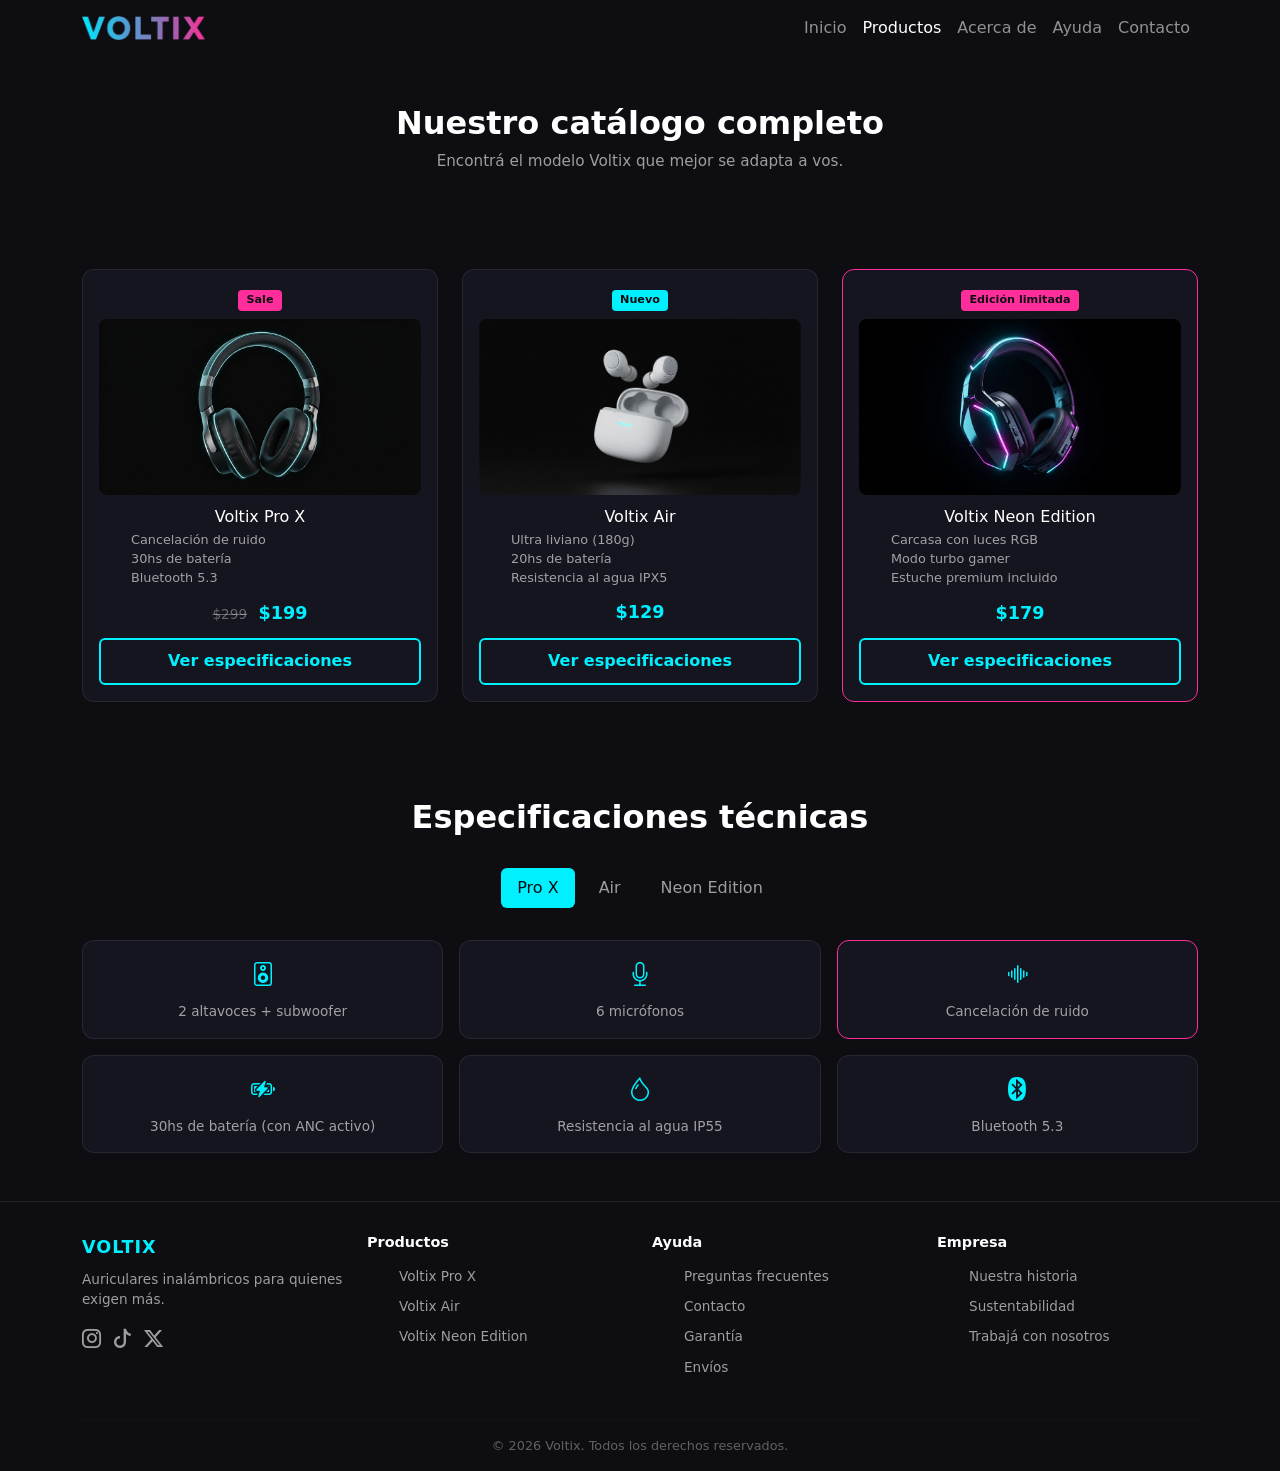
<file: pages/productos.html>
<!DOCTYPE html>
<html lang="es">

<head>
    <meta charset="UTF-8">
    <meta name="viewport" content="width=device-width, initial-scale=1.0">
    <!-- Bootstrap CSS -->
    <link href="https://cdn.jsdelivr.net/npm/bootstrap@5.3.8/dist/css/bootstrap.min.css" rel="stylesheet"
        integrity="sha384-sRIl4kxILFvY47J16cr9ZwB07vP4J8+LH7qKQnuqkuIAvNWLzeN8tE5YBujZqJLB" crossorigin="anonymous">

    <!-- Bootstrap Icons -->
    <link rel="stylesheet" href="https://cdn.jsdelivr.net/npm/bootstrap-icons@1.13.1/font/bootstrap-icons.min.css">

    <!-- AOS CSS -->
    <link href="https://unpkg.com/aos@2.3.1/dist/aos.css" rel="stylesheet">

    <!-- SEO -->
    <title>Voltix | Catálogo de auriculares inalámbricos</title>
    <meta name="description"
        content="Descubrí toda la línea Voltix: Pro X, Air y Neon Edition. Compará especificaciones, precios y elegí tu modelo ideal.">
    <meta name="keywords"
        content="catálogo auriculares, Voltix Pro X, Voltix Air, Voltix Neon Edition, comparar auriculares">

    <!--Google font-->
    <link rel="preconnect" href="https://fonts.googleapis.com">
    <link rel="preconnect" href="https://fonts.gstatic.com" crossorigin>
    <link href="https://fonts.googleapis.com/css2?family=Poppins:wght@400;500;600;700&display=swap" rel="stylesheet">

    <!-- CSS  -->
    <link rel="stylesheet" href="../styles/styles.css">
</head>

<body>
    <!-- ===== HEADER/NAVBAR ===== -->
    <header>
        <nav class="navbar navbar-expand-lg" data-bs-theme="dark">
            <div class="container">
                <a class="navbar-brand" href="../index.html"><img src="../assets/img/voltix-logo.png" alt="Voltix"
                        height="24"></a>

                <button class="navbar-toggler" type="button" data-bs-toggle="collapse" data-bs-target="#navMenu"
                    aria-controls="navMenu" aria-expanded="false" aria-label="Abrir menú de navegación">
                    <span class="navbar-toggler-icon"></span>
                </button>

                <div class="collapse navbar-collapse" id="navMenu">
                    <ul class="navbar-nav ms-auto">
                        <li class="nav-item">
                            <a class="nav-link" href="../index.html">Inicio</a>
                        </li>
                        <li class="nav-item">
                            <a class="nav-link active" aria-current="page" href="productos.html">Productos</a>
                        </li>
                        <li class="nav-item">
                            <a class="nav-link" href="acerca-de.html">Acerca de</a>
                        </li>
                        <li class="nav-item">
                            <a class="nav-link" href="ayuda.html">Ayuda</a>
                        </li>
                        <li class="nav-item">
                            <a class="nav-link" href="contacto.html">Contacto</a>
                        </li>
                    </ul>
                </div>
            </div>
        </nav>
    </header>

    <main>

        <!-- ===== ENCABEZADO DE PÁGINA ===== -->
        <section class="encabezado-pagina">
            <div class="container text-center">
                <h1 class="encabezado-pagina__titulo">Nuestro catálogo completo</h1>
                <p class="encabezado-pagina__texto">Encontrá el modelo Voltix que mejor se adapta a vos.</p>
            </div>
        </section>

        <!-- ===== CATÁLOGO ===== -->
        <section class="catalogo">
            <div class="container">
                <div class="row g-4">

                    <div class="col-md-4">
                        <article class="tarjeta-producto" data-aos="fade-up" data-aos-delay="0">
                            <span class="tarjeta-producto__etiqueta tarjeta-producto__etiqueta--oferta">Sale</span>
                            <img src="../assets/img/Voltix-Pro-X.png" alt="Auriculares Voltix Pro X"
                                class="tarjeta-producto__imagen img-fluid">
                            <h2 class="tarjeta-producto__nombre">Voltix Pro X</h2>
                            <ul class="tarjeta-producto__caracteristicas">
                                <li>Cancelación de ruido</li>
                                <li>30hs de batería</li>
                                <li>Bluetooth 5.3</li>
                            </ul>
                            <p class="tarjeta-producto__precio">
                                <span class="tarjeta-producto__precio-anterior">$299</span>
                                <span class="tarjeta-producto__precio-final">$199</span>
                            </p>
                            <button type="button" class="btn btn-outline-neon w-100" data-bs-toggle="modal"
                                data-bs-target="#modalProX">Ver especificaciones</button>
                        </article>
                    </div>

                    <div class="col-md-4">
                        <article class="tarjeta-producto" data-aos="fade-up" data-aos-delay="150">
                            <span class="tarjeta-producto__etiqueta tarjeta-producto__etiqueta--nuevo">Nuevo</span>
                            <img src="../assets/img/Voltix-Air.png" alt="Auriculares Voltix Air"
                                class="tarjeta-producto__imagen img-fluid">
                            <h2 class="tarjeta-producto__nombre">Voltix Air</h2>
                            <ul class="tarjeta-producto__caracteristicas">
                                <li>Ultra liviano (180g)</li>
                                <li>20hs de batería</li>
                                <li>Resistencia al agua IPX5</li>
                            </ul>
                            <p class="tarjeta-producto__precio">
                                <span class="tarjeta-producto__precio-final">$129</span>
                            </p>
                            <button type="button" class="btn btn-outline-neon w-100" data-bs-toggle="modal"
                                data-bs-target="#modalAir">Ver especificaciones</button>
                        </article>
                    </div>

                    <div class="col-md-4">
                        <article class="tarjeta-producto tarjeta-producto--limitada" data-aos="fade-up" data-aos-delay="300">
                            <span class="tarjeta-producto__etiqueta tarjeta-producto__etiqueta--limitada">Edición
                                limitada</span>
                            <img src="../assets/img/Voltix-Neon-Edition.png" alt="Auriculares Voltix Neon Edition"
                                class="tarjeta-producto__imagen img-fluid">
                            <h2 class="tarjeta-producto__nombre">Voltix Neon Edition</h2>
                            <ul class="tarjeta-producto__caracteristicas">
                                <li>Carcasa con luces RGB</li>
                                <li>Modo turbo gamer</li>
                                <li>Estuche premium incluido</li>
                            </ul>
                            <p class="tarjeta-producto__precio">
                                <span class="tarjeta-producto__precio-final">$179</span>
                            </p>
                            <button type="button" class="btn btn-outline-neon w-100" data-bs-toggle="modal"
                                data-bs-target="#modalNeon">Ver especificaciones</button>
                        </article>
                    </div>

                </div>
                <!-- ventana Pro X -->
                <div class="modal fade" id="modalProX" tabindex="-1" aria-labelledby="modalProXLabel"
                    aria-hidden="true">
                    <div class="modal-dialog modal-dialog-centered">
                        <div class="modal-content">
                            <div class="modal-header">
                                <h2 class="modal-title" id="modalProXLabel">Voltix Pro X — Especificaciones</h2>
                                <button type="button" class="btn-close" data-bs-dismiss="modal"
                                    aria-label="Cerrar"></button>
                            </div>
                            <div class="modal-body">
                                <p>Pensados para quienes no negocian calidad de audio. Con 2 altavoces + subwoofer
                                    dedicado, logran una cancelación de ruido que se adapta al entorno.</p>
                                <ul>
                                    <li>2 altavoces + subwoofer</li>
                                    <li>6 micrófonos</li>
                                    <li>Cancelación de ruido activa</li>
                                    <li>30hs de batería (con ANC activo)</li>
                                    <li>Resistencia al agua IP55</li>
                                    <li>Bluetooth 5.3</li>
                                </ul>
                            </div>
                        </div>
                    </div>
                </div>

                <!-- ventana Air -->
                <div class="modal fade" id="modalAir" tabindex="-1" aria-labelledby="modalAirLabel" aria-hidden="true">
                    <div class="modal-dialog modal-dialog-centered">
                        <div class="modal-content">
                            <div class="modal-header">
                                <h2 class="modal-title" id="modalAirLabel">Voltix Air — Especificaciones</h2>
                                <button type="button" class="btn-close" data-bs-dismiss="modal"
                                    aria-label="Cerrar"></button>
                            </div>
                            <div class="modal-body">
                                <p>Livianos y compactos, pensados para llevar a todos lados sin renunciar a buen sonido.
                                </p>
                                <ul>
                                    <li>Ultra liviano (180g)</li>
                                    <li>20hs de batería</li>
                                    <li>Resistencia al agua IPX5</li>
                                    <li>Bluetooth 5.2</li>
                                    <li>2 micrófonos</li>
                                    <li>Disponible en 2 colores</li>
                                </ul>
                            </div>
                        </div>
                    </div>
                </div>

                <!-- ventana Neon Edition -->
                <div class="modal fade" id="modalNeon" tabindex="-1" aria-labelledby="modalNeonLabel"
                    aria-hidden="true">
                    <div class="modal-dialog modal-dialog-centered">
                        <div class="modal-content">
                            <div class="modal-header">
                                <h2 class="modal-title" id="modalNeonLabel">Voltix Neon Edition — Especificaciones</h2>
                                <button type="button" class="btn-close" data-bs-dismiss="modal"
                                    aria-label="Cerrar"></button>
                            </div>
                            <div class="modal-body">
                                <p>Diseño gamer con carcasa RGB, pensados para quienes buscan destacarse tanto en sonido
                                    como en estilo.</p>
                                <ul>
                                    <li>Carcasa con luces RGB</li>
                                    <li>Modo turbo gamer</li>
                                    <li>28hs de batería</li>
                                    <li>Cancelación de ruido</li>
                                    <li>Estuche premium incluido</li>
                                    <li>Bluetooth 5.3</li>
                                </ul>
                            </div>
                        </div>
                    </div>
                </div>
            </div>
        </section>

        <!-- ===== ESPECIFICACIONES DETALLADAS (Tabs de Bootstrap) ===== -->
        <section class="especificaciones-detalladas">
            <div class="container">
                <h2 class="titulo-seccion">Especificaciones técnicas</h2>

                <ul class="nav nav-pills justify-content-center" id="specsTab" role="tablist">
                    <li class="nav-item" role="presentation">
                        <button class="nav-link active" id="tab-pro" data-bs-toggle="pill" data-bs-target="#specsPro"
                            type="button" role="tab" aria-controls="specsPro" aria-selected="true">Pro X</button>
                    </li>
                    <li class="nav-item" role="presentation">
                        <button class="nav-link" id="tab-air" data-bs-toggle="pill" data-bs-target="#specsAir"
                            type="button" role="tab" aria-controls="specsAir" aria-selected="false">Air</button>
                    </li>
                    <li class="nav-item" role="presentation">
                        <button class="nav-link" id="tab-neon" data-bs-toggle="pill" data-bs-target="#specsNeon"
                            type="button" role="tab" aria-controls="specsNeon" aria-selected="false">Neon
                            Edition</button>
                    </li>
                </ul>

                <div class="tab-content" id="specsTabContent">

                    <div class="tab-pane fade show active" id="specsPro" role="tabpanel" aria-labelledby="tab-pro">
                        <div class="row g-3">
                            <div class="col-6 col-md-4">
                                <article class="tarjeta-especificacion">
                                    <i class="bi bi-speaker tarjeta-especificacion__icono"></i>
                                    <p class="tarjeta-especificacion__texto">2 altavoces + subwoofer</p>
                                </article>
                            </div>
                            <div class="col-6 col-md-4">
                                <article class="tarjeta-especificacion">
                                    <i class="bi bi-mic tarjeta-especificacion__icono"></i>
                                    <p class="tarjeta-especificacion__texto">6 micrófonos</p>
                                </article>
                            </div>
                            <div class="col-6 col-md-4">
                                <article class="tarjeta-especificacion tarjeta-especificacion--acento">
                                    <i class="bi bi-soundwave tarjeta-especificacion__icono"></i>
                                    <p class="tarjeta-especificacion__texto">Cancelación de ruido</p>
                                </article>
                            </div>
                            <div class="col-6 col-md-4">
                                <article class="tarjeta-especificacion">
                                    <i class="bi bi-battery-charging tarjeta-especificacion__icono"></i>
                                    <p class="tarjeta-especificacion__texto">30hs de batería (con ANC activo)</p>
                                </article>
                            </div>
                            <div class="col-6 col-md-4">
                                <article class="tarjeta-especificacion">
                                    <i class="bi bi-droplet tarjeta-especificacion__icono"></i>
                                    <p class="tarjeta-especificacion__texto">Resistencia al agua IP55</p>
                                </article>
                            </div>
                            <div class="col-6 col-md-4">
                                <article class="tarjeta-especificacion">
                                    <i class="bi bi-bluetooth tarjeta-especificacion__icono"></i>
                                    <p class="tarjeta-especificacion__texto">Bluetooth 5.3</p>
                                </article>
                            </div>
                        </div>
                    </div>

                    <div class="tab-pane fade" id="specsAir" role="tabpanel" aria-labelledby="tab-air">
                        <div class="row g-3">
                            <div class="col-6 col-md-4">
                                <article class="tarjeta-especificacion">
                                    <i class="bi bi-feather tarjeta-especificacion__icono"></i>
                                    <p class="tarjeta-especificacion__texto">Ultra liviano (180g)</p>
                                </article>
                            </div>
                            <div class="col-6 col-md-4">
                                <article class="tarjeta-especificacion">
                                    <i class="bi bi-battery-half tarjeta-especificacion__icono"></i>
                                    <p class="tarjeta-especificacion__texto">20hs de batería</p>
                                </article>
                            </div>
                            <div class="col-6 col-md-4">
                                <article class="tarjeta-especificacion">
                                    <i class="bi bi-droplet tarjeta-especificacion__icono"></i>
                                    <p class="tarjeta-especificacion__texto">Resistencia al agua IPX5</p>
                                </article>
                            </div>
                            <div class="col-6 col-md-4">
                                <article class="tarjeta-especificacion">
                                    <i class="bi bi-bluetooth tarjeta-especificacion__icono"></i>
                                    <p class="tarjeta-especificacion__texto">Bluetooth 5.2</p>
                                </article>
                            </div>
                            <div class="col-6 col-md-4">
                                <article class="tarjeta-especificacion">
                                    <i class="bi bi-mic tarjeta-especificacion__icono"></i>
                                    <p class="tarjeta-especificacion__texto">2 micrófonos</p>
                                </article>
                            </div>
                            <div class="col-6 col-md-4">
                                <article class="tarjeta-especificacion">
                                    <i class="bi bi-palette tarjeta-especificacion__icono"></i>
                                    <p class="tarjeta-especificacion__texto">Disponible en 2 colores</p>
                                </article>
                            </div>
                        </div>
                    </div>

                    <div class="tab-pane fade" id="specsNeon" role="tabpanel" aria-labelledby="tab-neon">
                        <div class="row g-3">
                            <div class="col-6 col-md-4">
                                <article class="tarjeta-especificacion tarjeta-especificacion--acento">
                                    <i class="bi bi-lightbulb tarjeta-especificacion__icono"></i>
                                    <p class="tarjeta-especificacion__texto">Carcasa con luces RGB</p>
                                </article>
                            </div>
                            <div class="col-6 col-md-4">
                                <article class="tarjeta-especificacion tarjeta-especificacion--acento">
                                    <i class="bi bi-lightning-charge-fill tarjeta-especificacion__icono"></i>
                                    <p class="tarjeta-especificacion__texto">Modo turbo gamer</p>
                                </article>
                            </div>
                            <div class="col-6 col-md-4">
                                <article class="tarjeta-especificacion">
                                    <i class="bi bi-battery-charging tarjeta-especificacion__icono"></i>
                                    <p class="tarjeta-especificacion__texto">28hs de batería</p>
                                </article>
                            </div>
                            <div class="col-6 col-md-4">
                                <article class="tarjeta-especificacion">
                                    <i class="bi bi-soundwave tarjeta-especificacion__icono"></i>
                                    <p class="tarjeta-especificacion__texto">Cancelación de ruido</p>
                                </article>
                            </div>
                            <div class="col-6 col-md-4">
                                <article class="tarjeta-especificacion">
                                    <i class="bi bi-box-seam tarjeta-especificacion__icono"></i>
                                    <p class="tarjeta-especificacion__texto">Estuche premium incluido</p>
                                </article>
                            </div>
                            <div class="col-6 col-md-4">
                                <article class="tarjeta-especificacion">
                                    <i class="bi bi-bluetooth tarjeta-especificacion__icono"></i>
                                    <p class="tarjeta-especificacion__texto">Bluetooth 5.3</p>
                                </article>
                            </div>
                        </div>
                    </div>

                </div>
            </div>
        </section>

    </main>

    <!-- ===== FOOTER ===== -->
    <footer class="pie-pagina">
        <div class="container">
            <div class="row g-4">

                <div class="col-md-3">
                    <p class="pie-pagina__marca">VOLTIX</p>
                    <p class="pie-pagina__texto">Auriculares inalámbricos para quienes exigen más.</p>
                    <div class="pie-pagina__redes">
                        <a href="#"><i class="bi bi-instagram"></i></a>
                        <a href="#"><i class="bi bi-tiktok"></i></a>
                        <a href="#"><i class="bi bi-twitter-x"></i></a>
                    </div>
                </div>

                <div class="col-md-3">
                    <h3 class="pie-pagina__titulo">Productos</h3>
                    <ul class="pie-pagina__enlaces">
                        <li><a href="productos.html">Voltix Pro X</a></li>
                        <li><a href="productos.html">Voltix Air</a></li>
                        <li><a href="productos.html">Voltix Neon Edition</a></li>
                    </ul>
                </div>

                <div class="col-md-3">
                    <h3 class="pie-pagina__titulo">Ayuda</h3>
                    <ul class="pie-pagina__enlaces">
                        <li><a href="ayuda.html">Preguntas frecuentes</a></li>
                        <li><a href="contacto.html">Contacto</a></li>
                        <li><a href="ayuda.html">Garantía</a></li>
                        <li><a href="ayuda.html">Envíos</a></li>
                    </ul>
                </div>

                <div class="col-md-3">
                    <h3 class="pie-pagina__titulo">Empresa</h3>
                    <ul class="pie-pagina__enlaces">
                        <li><a href="acerca-de.html">Nuestra historia</a></li>
                        <li><a href="acerca-de.html">Sustentabilidad</a></li>
                        <li><a href="acerca-de.html">Trabajá con nosotros</a></li>
                    </ul>
                </div>

            </div>

            <hr class="pie-pagina__divisor">
            <p class="pie-pagina__copyright">© 2026 Voltix. Todos los derechos reservados.</p>
        </div>
    </footer>



    <!-- Bootstrap JS -->
    <script src="https://cdn.jsdelivr.net/npm/bootstrap@5.3.8/dist/js/bootstrap.bundle.min.js"
        integrity="sha384-FKyoEForCGlyvwx9Hj09JcYn3nv7wiPVlz7YYwJrWVcXK/BmnVDxM+D2scQbITxI"
        crossorigin="anonymous"></script>

    <!-- AOS JS -->
    <script src="https://unpkg.com/aos@2.3.1/dist/aos.js"></script>
    <script>
        AOS.init();
    </script>
</body>

</html>
</file>
<file: styles/styles.css>
@charset "UTF-8";
* {
  margin: 0;
  padding: 0;
  box-sizing: border-box;
}

ul {
  list-style: none;
}

a {
  text-decoration: none;
  color: inherit;
}

img {
  max-width: 100%;
  display: block;
}

button {
  cursor: pointer;
  font: inherit;
}

.tarjeta-especificacion, .tarjeta-caracteristica, .tarjeta-valor, .tarjeta-producto {
  background-color: #15151f;
  border: 1px solid rgba(255, 255, 255, 0.08);
  border-radius: 12px;
  padding: 1rem;
  text-align: center;
}

.tarjeta-especificacion__icono, .tarjeta-caracteristica__icono, .tarjeta-valor__icono {
  font-size: 1.5rem;
  color: #00f0ff;
}

.tarjeta-producto__etiqueta {
  display: inline-block;
  padding: 2px 8px;
  border-radius: 4px;
  font-size: 0.7rem;
  font-weight: 600;
  color: #0d0d12;
}

.btn-neon, .btn-outline-neon {
  display: inline-block;
  padding: 0.6rem 1.5rem;
  border-radius: 6px;
  font-weight: 600;
  border: 2px solid transparent;
  transition: opacity 0.2s ease, background-color 0.2s ease;
  text-align: center;
}

.navbar {
  background-color: #0d0d12;
  --bs-navbar-color: rgba(255, 255, 255, 0.6);
  --bs-navbar-hover-color: #00f0ff;
  --bs-navbar-active-color: #00f0ff;
  --bs-navbar-brand-color: #00f0ff;
  --bs-navbar-brand-hover-color: #00f0ff;
  --bs-navbar-toggler-border-color: #00f0ff;
}

.navbar-brand {
  font-weight: 700;
  letter-spacing: 1px;
  font-family: "Poppins", sans-serif;
}

.navbar-toggler:focus {
  box-shadow: 0 0 0 2px rgba(0, 240, 255, 0.4);
}

.btn-neon {
  background-color: #00f0ff;
  color: #0d0d12;
  border-color: #00f0ff;
}
.btn-neon:hover {
  background-color: #00f0ff;
  box-shadow: 0 0 16px rgba(0, 240, 255, 0.6);
}

.btn-outline-neon {
  background-color: transparent;
  color: #00f0ff;
  border-color: #00f0ff;
}
.btn-outline-neon:hover {
  background-color: #00f0ff;
  color: #0d0d12;
}

.tarjeta-especificacion {
  transition: transform 0.2s ease, border-color 0.2s ease;
}
.tarjeta-especificacion:hover {
  transform: translateY(-4px);
  border-color: #00f0ff;
}
.tarjeta-especificacion--acento {
  border-color: #ff2e9a;
}

.tarjeta-especificacion__icono {
  display: block;
  margin: 0 auto 0.5rem;
}

.tarjeta-especificacion__texto {
  color: rgba(255, 255, 255, 0.6);
  font-size: 0.85rem;
  margin: 0;
}

.tarjeta-caracteristica--acento {
  border-color: #ff2e9a;
}

.tarjeta-caracteristica__icono {
  display: block;
  margin: 0 auto 0.5rem;
}

.tarjeta-caracteristica__titulo {
  color: #ffffff;
  font-size: 0.9rem;
  margin: 0;
}

.tarjeta-valor--acento {
  border-color: #ff2e9a;
}

.tarjeta-valor__icono {
  display: block;
  margin: 0 auto 0.75rem;
}

.tarjeta-valor__titulo {
  color: #ffffff;
  font-size: 1rem;
  margin: 0 0 0.5rem;
}

.tarjeta-valor__texto {
  color: rgba(255, 255, 255, 0.6);
  font-size: 0.85rem;
  margin: 0;
}

.tarjeta-producto--limitada {
  border-color: #ff2e9a;
}

.tarjeta-producto__etiqueta {
  margin-bottom: 0.5rem;
}
.tarjeta-producto__etiqueta--oferta {
  background-color: #ff2e9a;
}
.tarjeta-producto__etiqueta--nuevo {
  background-color: #00f0ff;
}
.tarjeta-producto__etiqueta--limitada {
  background-color: #ff2e9a;
}

.tarjeta-producto__imagen {
  border-radius: 8px;
  margin-bottom: 0.75rem;
}

.tarjeta-producto__nombre {
  color: #ffffff;
  font-size: 1rem;
  margin: 0 0 0.25rem;
}

.tarjeta-producto__caracteristicas {
  color: rgba(255, 255, 255, 0.6);
  font-size: 0.8rem;
  margin: 0 0 0.75rem;
  text-align: left;
}

.tarjeta-producto__precio {
  margin: 0 0 0.75rem;
}

.tarjeta-producto__precio-anterior {
  color: rgba(255, 255, 255, 0.35);
  text-decoration: line-through;
  font-size: 0.85rem;
  margin-right: 0.4rem;
}

.tarjeta-producto__precio-final {
  color: #00f0ff;
  font-size: 1.1rem;
  font-weight: 600;
}

.pie-pagina {
  background-color: #0d0d12;
  border-top: 1px solid rgba(255, 255, 255, 0.08);
  padding: 2rem 0 1rem;
}

.pie-pagina__marca {
  color: #00f0ff;
  font-weight: 700;
  font-size: 1.1rem;
  letter-spacing: 1px;
  margin: 0 0 0.5rem;
}

.pie-pagina__texto {
  color: rgba(255, 255, 255, 0.6);
  font-size: 0.85rem;
}

.pie-pagina__titulo {
  color: #ffffff;
  font-size: 0.9rem;
  font-weight: 600;
  margin-bottom: 0.75rem;
}

.pie-pagina__enlaces li {
  margin-bottom: 0.4rem;
}
.pie-pagina__enlaces a {
  color: rgba(255, 255, 255, 0.6);
  font-size: 0.85rem;
  transition: color 1.2s ease;
}
.pie-pagina__enlaces a:hover {
  color: #00f0ff;
}

.pie-pagina__redes {
  display: flex;
  gap: 0.75rem;
  margin-top: 0.5rem;
}
.pie-pagina__redes a {
  color: rgba(255, 255, 255, 0.6);
  font-size: 1.2rem;
  transition: color 1.4s ease;
}
.pie-pagina__redes a:hover {
  color: #00f0ff;
}

.pie-pagina__divisor {
  border-color: rgba(255, 255, 255, 0.08);
  margin: 1.5rem 0 1rem;
}

.pie-pagina__copyright {
  color: rgba(255, 255, 255, 0.35);
  font-size: 0.8rem;
  text-align: center;
  margin: 0;
}

.portada {
  padding: 3rem 0;
  background-color: #0d0d12;
}

.portada__etiqueta {
  color: #ff2e9a;
  font-size: 0.8rem;
  letter-spacing: 1.5px;
  text-transform: uppercase;
  margin-bottom: 0.5rem;
}

.portada__titulo {
  color: #ffffff;
  font-size: 1.8rem;
  font-weight: 700;
  margin-bottom: 1rem;
}
@media (min-width: 768px) {
  .portada__titulo {
    font-size: 2.4rem;
  }
}
@media (min-width: 992px) {
  .portada__titulo {
    font-size: 3rem;
  }
}

.portada__texto {
  color: rgba(255, 255, 255, 0.6);
  font-size: 0.95rem;
  margin-bottom: 1.5rem;
}

.portada__precio {
  margin-bottom: 0.5rem;
}
.portada__precio-anterior {
  color: rgba(255, 255, 255, 0.35);
  text-decoration: line-through;
  font-size: 1rem;
  margin-right: 0.5rem;
}
.portada__precio-final {
  color: #00f0ff;
  font-size: 1.4rem;
  font-weight: 700;
}

.portada__imagen {
  border-radius: 12px;
  margin-top: 2rem;
}
@media (min-width: 768px) {
  .portada__imagen {
    margin-top: 0;
  }
}

.especificaciones {
  padding: 3rem 0;
  background-color: #0d0d12;
}

.especificaciones__antetitulo {
  color: #00f0ff;
  font-size: 1rem;
  font-weight: 700;
  letter-spacing: 1px;
  text-transform: uppercase;
  text-align: center;
  margin-bottom: 0.5rem;
}

.caracteristicas {
  padding: 3rem 0;
  background-color: #0d0d12;
}

.titulo-seccion {
  color: #ffffff;
  font-size: 1.5rem;
  font-weight: 700;
  text-align: center;
  margin-bottom: 2rem;
}
@media (min-width: 992px) {
  .titulo-seccion {
    font-size: 2rem;
  }
}

.encabezado-pagina {
  padding: 3rem 0 2rem;
  background-color: #0d0d12;
}

.encabezado-pagina__titulo {
  color: #ffffff;
  font-size: 2rem;
  font-weight: 700;
  margin-bottom: 0.5rem;
}

.encabezado-pagina__texto {
  color: rgba(255, 255, 255, 0.6);
  font-size: 0.95rem;
}

.catalogo {
  padding: 3rem 0;
  background-color: #0d0d12;
}

.especificaciones-detalladas {
  padding: 3rem 0;
  background-color: #0d0d12;
}
.especificaciones-detalladas .nav-pills {
  margin-bottom: 2rem;
}
.especificaciones-detalladas .nav-pills .nav-link {
  color: rgba(255, 255, 255, 0.6);
  border-radius: 6px;
  margin: 0 0.25rem;
}
.especificaciones-detalladas .nav-pills .nav-link.active {
  background-color: #00f0ff;
  color: #0d0d12;
}

.modal-content {
  background-color: #15151f;
  border: 1px solid rgba(255, 255, 255, 0.08);
}

.modal-header {
  border-color: rgba(255, 255, 255, 0.08);
}

.modal-title {
  color: #ffffff;
  font-size: 1.1rem;
}

.modal-body {
  color: rgba(255, 255, 255, 0.6);
  font-size: 0.9rem;
}
.modal-body ul {
  margin-top: 0.75rem;
}
.modal-body ul li {
  margin-bottom: 0.4rem;
}
.modal-body ul li::before {
  content: "✓ ";
  color: #00f0ff;
}

.btn-close {
  filter: invert(1);
}

.historia {
  padding: 3rem 0;
  background-color: #0d0d12;
}

.historia__antetitulo {
  color: #ff2e9a;
  font-size: 0.8rem;
  letter-spacing: 1.5px;
  text-transform: uppercase;
  margin-bottom: 0.5rem;
}

.historia__titulo {
  color: #ffffff;
  font-size: 1.6rem;
  font-weight: 700;
  margin-bottom: 1rem;
}
@media (min-width: 768px) {
  .historia__titulo {
    font-size: 2rem;
  }
}

.historia__texto {
  color: rgba(255, 255, 255, 0.6);
  font-size: 0.95rem;
  line-height: 1.6;
}

.historia__imagen {
  border-radius: 12px;
  margin-top: 2rem;
}
@media (min-width: 768px) {
  .historia__imagen {
    margin-top: 0;
  }
}

.valores {
  padding: 3rem 0;
  background-color: #0d0d12;
}

.preguntas-frecuentes {
  padding: 3rem 0;
  background-color: #0d0d12;
}
.preguntas-frecuentes .accordion-item {
  background-color: #15151f;
  border: 1px solid rgba(255, 255, 255, 0.08);
  margin-bottom: 0.75rem;
  border-radius: 8px;
  overflow: hidden;
}
.preguntas-frecuentes .accordion-button {
  background-color: #15151f;
  color: #ffffff;
  font-weight: 600;
}
.preguntas-frecuentes .accordion-button:not(.collapsed) {
  background-color: rgba(0, 240, 255, 0.1);
  color: #00f0ff;
}
.preguntas-frecuentes .accordion-button:focus {
  box-shadow: 0 0 0 2px rgba(0, 240, 255, 0.3);
}
.preguntas-frecuentes .accordion-button::after {
  filter: invert(1);
}
.preguntas-frecuentes .accordion-body {
  background-color: #15151f;
  color: rgba(255, 255, 255, 0.6);
  font-size: 0.9rem;
}

.contacto-seccion {
  padding: 3rem 0;
  background-color: #0d0d12;
}

.contacto__formulario .form-label {
  color: rgba(255, 255, 255, 0.6);
  font-size: 0.85rem;
}
.contacto__formulario .form-control,
.contacto__formulario .form-select {
  background-color: #15151f;
  border: 1px solid rgba(255, 255, 255, 0.08);
  color: #ffffff;
}
.contacto__formulario .form-control:focus,
.contacto__formulario .form-select:focus {
  background-color: #15151f;
  border-color: #00f0ff;
  box-shadow: 0 0 0 2px rgba(0, 240, 255, 0.25);
  color: #ffffff;
}

.contacto__imagen {
  border-radius: 12px;
  margin-bottom: 1.5rem;
  width: 100%;
}

.contacto__info li {
  color: rgba(255, 255, 255, 0.6);
  font-size: 0.9rem;
  margin-bottom: 0.5rem;
}
.contacto__info li i {
  color: #00f0ff;
  margin-right: 0.5rem;
}

/*# sourceMappingURL=styles.css.map */
</file>
